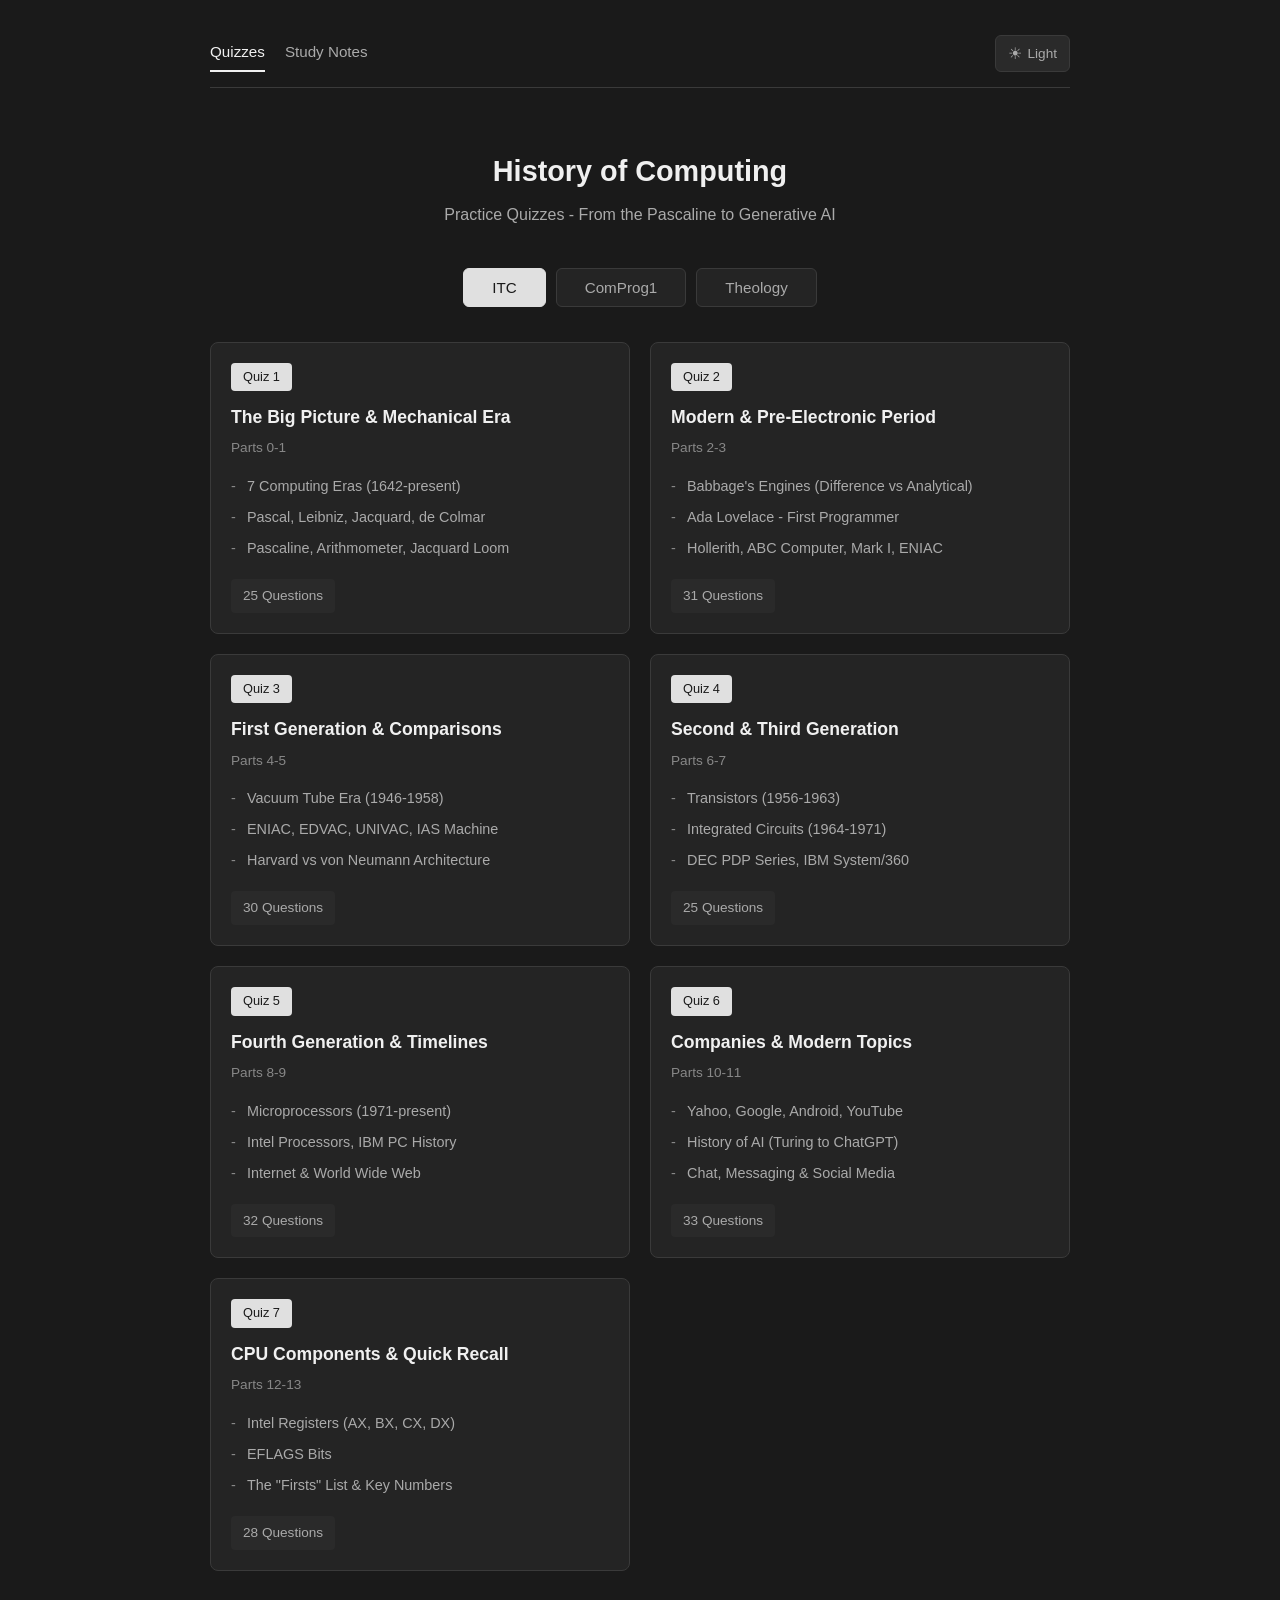
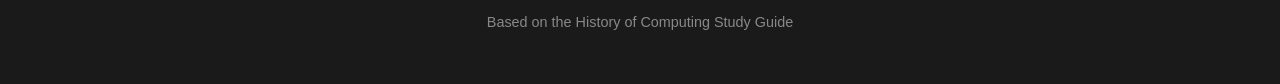
<file: index.html>
<!DOCTYPE html>
<html lang="en">
<head>
    <meta charset="UTF-8">
    <meta name="viewport" content="width=device-width, initial-scale=1.0">
    <title>History of Computing - Practice Quizzes</title>
    <link rel="stylesheet" href="css/style.css">
</head>
<body>
    <div class="container">
        <nav class="nav">
            <a href="index.html" class="active">Quizzes</a>
            <a href="notes.html">Study Notes</a>
            <button class="theme-toggle" id="theme-toggle">
                <span class="icon">☾</span>
                <span class="text">Dark</span>
            </button>
        </nav>

        <header>
            <h1 id="page-title">History of Computing</h1>
            <p class="subtitle" id="page-subtitle">Practice Quizzes - From the Pascaline to Generative AI</p>
        </header>

        <!-- Subject Tabs -->
        <div class="subject-tabs">
            <button class="tab-btn active" onclick="switchSubject('itc')" id="tab-itc">ITC</button>
            <button class="tab-btn" onclick="switchSubject('comprog1')" id="tab-comprog1">ComProg1</button>
            <button class="tab-btn" onclick="switchSubject('theology')" id="tab-theology">Theology</button>
        </div>

        <!-- ITC Quizzes -->
        <main class="quiz-grid" id="itc-quizzes">
            <div class="quiz-card" onclick="startQuiz(1)">
                <div class="quiz-number">Quiz 1</div>
                <h2>The Big Picture & Mechanical Era</h2>
                <p class="quiz-parts">Parts 0-1</p>
                <ul class="quiz-topics">
                    <li>7 Computing Eras (1642-present)</li>
                    <li>Pascal, Leibniz, Jacquard, de Colmar</li>
                    <li>Pascaline, Arithmometer, Jacquard Loom</li>
                </ul>
                <span class="quiz-count">25 Questions</span>
            </div>

            <div class="quiz-card" onclick="startQuiz(2)">
                <div class="quiz-number">Quiz 2</div>
                <h2>Modern & Pre-Electronic Period</h2>
                <p class="quiz-parts">Parts 2-3</p>
                <ul class="quiz-topics">
                    <li>Babbage's Engines (Difference vs Analytical)</li>
                    <li>Ada Lovelace - First Programmer</li>
                    <li>Hollerith, ABC Computer, Mark I, ENIAC</li>
                </ul>
                <span class="quiz-count">31 Questions</span>
            </div>

            <div class="quiz-card" onclick="startQuiz(3)">
                <div class="quiz-number">Quiz 3</div>
                <h2>First Generation & Comparisons</h2>
                <p class="quiz-parts">Parts 4-5</p>
                <ul class="quiz-topics">
                    <li>Vacuum Tube Era (1946-1958)</li>
                    <li>ENIAC, EDVAC, UNIVAC, IAS Machine</li>
                    <li>Harvard vs von Neumann Architecture</li>
                </ul>
                <span class="quiz-count">30 Questions</span>
            </div>

            <div class="quiz-card" onclick="startQuiz(4)">
                <div class="quiz-number">Quiz 4</div>
                <h2>Second & Third Generation</h2>
                <p class="quiz-parts">Parts 6-7</p>
                <ul class="quiz-topics">
                    <li>Transistors (1956-1963)</li>
                    <li>Integrated Circuits (1964-1971)</li>
                    <li>DEC PDP Series, IBM System/360</li>
                </ul>
                <span class="quiz-count">25 Questions</span>
            </div>

            <div class="quiz-card" onclick="startQuiz(5)">
                <div class="quiz-number">Quiz 5</div>
                <h2>Fourth Generation & Timelines</h2>
                <p class="quiz-parts">Parts 8-9</p>
                <ul class="quiz-topics">
                    <li>Microprocessors (1971-present)</li>
                    <li>Intel Processors, IBM PC History</li>
                    <li>Internet & World Wide Web</li>
                </ul>
                <span class="quiz-count">32 Questions</span>
            </div>

            <div class="quiz-card" onclick="startQuiz(6)">
                <div class="quiz-number">Quiz 6</div>
                <h2>Companies & Modern Topics</h2>
                <p class="quiz-parts">Parts 10-11</p>
                <ul class="quiz-topics">
                    <li>Yahoo, Google, Android, YouTube</li>
                    <li>History of AI (Turing to ChatGPT)</li>
                    <li>Chat, Messaging & Social Media</li>
                </ul>
                <span class="quiz-count">33 Questions</span>
            </div>

            <div class="quiz-card" onclick="startQuiz(7)">
                <div class="quiz-number">Quiz 7</div>
                <h2>CPU Components & Quick Recall</h2>
                <p class="quiz-parts">Parts 12-13</p>
                <ul class="quiz-topics">
                    <li>Intel Registers (AX, BX, CX, DX)</li>
                    <li>EFLAGS Bits</li>
                    <li>The "Firsts" List & Key Numbers</li>
                </ul>
                <span class="quiz-count">28 Questions</span>
            </div>
        </main>

        <!-- ComProg1 Quizzes (Hidden by default) -->
        <main class="quiz-grid" id="comprog1-quizzes" style="display: none;">
            <h2 class="grid-section-header">Prelims</h2>

            <div class="quiz-card" onclick="startComprog1Quiz(3)">
                <div class="quiz-number">Week 1</div>
                <h2>Introduction to Computer Programming</h2>
                <p class="quiz-parts">Week 1</p>
                <ul class="quiz-topics">
                    <li>Language Levels & Paradigms</li>
                    <li>Program Structure & System Development</li>
                    <li>cout, Insertion Operator & Escape Sequences</li>
                </ul>
                <span class="quiz-count">40 Questions (20 MC + 20 ID)</span>
            </div>

            <div class="quiz-card" onclick="startComprog1Quiz(1)">
                <div class="quiz-number">Quiz 1</div>
                <h2>Variables, Operators & Functions</h2>
                <p class="quiz-parts">Weeks 2-3</p>
                <ul class="quiz-topics">
                    <li>Data Types, Variables, Constants</li>
                    <li>Arithmetic Operators & Precedence</li>
                    <li>Functions, Headers & String Class</li>
                </ul>
                <span class="quiz-count">40 Questions (20 MC + 20 ID)</span>
            </div>

            <div class="quiz-card" onclick="startComprog1Quiz(2)">
                <div class="quiz-number">Quiz 2</div>
                <h2>Variables, Operators & Functions</h2>
                <p class="quiz-parts">Weeks 2-3 (Set 2)</p>
                <ul class="quiz-topics">
                    <li>Data Types, Variables, Constants</li>
                    <li>Arithmetic Operators & Precedence</li>
                    <li>Functions, Headers & String Class</li>
                </ul>
                <span class="quiz-count">40 Questions (20 MC + 20 ID)</span>
            </div>

            <div class="quiz-card" onclick="startComprog1Quiz(4)">
                <div class="quiz-number">Week 4</div>
                <h2>Input and Output with Streams</h2>
                <p class="quiz-parts">Week 4</p>
                <ul class="quiz-topics">
                    <li>Streams: cin, cout, cerr, clog</li>
                    <li>Manipulators, setw, setprecision & setfill</li>
                    <li>Formatted Input, getline & Character I/O</li>
                </ul>
                <span class="quiz-count">40 Questions (20 MC + 20 ID)</span>
            </div>

            <div class="quiz-card" onclick="startComprog1Quiz(5)">
                <div class="quiz-number">Week 5</div>
                <h2>Operators for Fundamental Types</h2>
                <p class="quiz-parts">Week 5</p>
                <ul class="quiz-topics">
                    <li>Arithmetic, Precedence & Compound Assignment</li>
                    <li>Relational & Logical Operators</li>
                    <li>Prefix/Postfix Tracing Table</li>
                </ul>
                <span class="quiz-count">40 Questions (20 MC + 20 Tracing)</span>
            </div>

            <h2 class="grid-section-header">Midterms</h2>

            <div class="quiz-card" onclick="startComprog1Quiz(6)">
                <div class="quiz-number">Week 6</div>
                <h2>Control Flow 1: Selection</h2>
                <p class="quiz-parts">Week 6</p>
                <ul class="quiz-topics">
                    <li>Sequence, Selection &amp; Repetition</li>
                    <li>if, if-else &amp; else-if Chains</li>
                    <li>switch, case, break &amp; default</li>
                </ul>
                <span class="quiz-count">40 Questions (20 MC + 20 ID)</span>
            </div>

            <div class="quiz-card" onclick="startComprog1Quiz(7)">
                <div class="quiz-number">Week 7</div>
                <h2>Control Flow 2: Repetition</h2>
                <p class="quiz-parts">Week 7</p>
                <ul class="quiz-topics">
                    <li>while, do-while &amp; for Loops</li>
                    <li>Choosing the Right Loop</li>
                    <li>break, continue &amp; Loop Tracing</li>
                </ul>
                <span class="quiz-count">40 Questions (20 MC + 20 ID)</span>
            </div>

            <div class="quiz-card" onclick="startComprog1Quiz(8)">
                <div class="quiz-number">Week 8</div>
                <h2>Nested Loops</h2>
                <p class="quiz-parts">Week 8</p>
                <ul class="quiz-topics">
                    <li>Nested Loops, Tracing &amp; Total Work</li>
                    <li>Rectangles, Triangles &amp; Multiplication Tables</li>
                    <li>break, continue &amp; Counter Errors</li>
                </ul>
                <span class="quiz-count">40 Questions (20 MC + 10 ID + 10 T/F)</span>
            </div>

            <div class="quiz-card" onclick="startComprog1Quiz(9)">
                <div class="quiz-number">Week 9</div>
                <h2>Arithmetic Conversions &amp; the string Class</h2>
                <p class="quiz-parts">Week 9</p>
                <ul class="quiz-topics">
                    <li>Implicit Conversion, Integer Division &amp; Casting</li>
                    <li>The string Class, Indexing &amp; Concatenation</li>
                    <li>find, insert, erase &amp; replace</li>
                </ul>
                <span class="quiz-count">40 Questions (20 MC + 10 ID + 10 T/F)</span>
            </div>

            <div class="quiz-card" onclick="startComprog1Quiz(10)">
                <div class="quiz-number">Week 10</div>
                <h2>File Streams</h2>
                <p class="quiz-parts">Week 10</p>
                <ul class="quiz-topics">
                    <li>Writing Files with ofstream &amp; ios::app</li>
                    <li>Reading Files with ifstream &amp; getline</li>
                    <li>Read-Controlled Loops, Error Checks &amp; close()</li>
                </ul>
                <span class="quiz-count">40 Questions (20 MC + 10 ID + 10 T/F)</span>
            </div>

            <h2 class="grid-section-header">Finals</h2>

            <div class="quiz-card" onclick="startComprog1Quiz(11)">
                <div class="quiz-number">Week 11</div>
                <h2>Using Functions and Classes</h2>
                <p class="quiz-parts">Week 11</p>
                <ul class="quiz-topics">
                    <li>Function Calls, Arguments &amp; Return Values</li>
                    <li>Standard Headers &amp; Math Functions</li>
                    <li>Classes, Objects &amp; Method Calls</li>
                </ul>
                <span class="quiz-count">40 Questions (20 MC + 10 ID + 10 T/F)</span>
            </div>

            <div class="quiz-card" onclick="startComprog1Quiz(12)">
                <div class="quiz-number">Week 12</div>
                <h2>User-Defined Functions</h2>
                <p class="quiz-parts">Week 12</p>
                <ul class="quiz-topics">
                    <li>Declaring, Defining &amp; Calling Functions</li>
                    <li>void vs Value-Returning Functions</li>
                    <li>Parameters, Scope &amp; Pass-by-Reference</li>
                </ul>
                <span class="quiz-count">40 Questions (20 MC + 10 ID + 10 T/F)</span>
            </div>

            <div class="quiz-card" onclick="startComprog1Quiz(13)">
                <div class="quiz-number">Week 13</div>
                <h2>One-Dimensional Arrays</h2>
                <p class="quiz-parts">Week 13</p>
                <ul class="quiz-topics">
                    <li>Declaration, Initialization &amp; Zero-Based Indexing</li>
                    <li>Traversal with for &amp; while Loops</li>
                    <li>Sum, Min/Max, Counting &amp; Linear Search</li>
                </ul>
                <span class="quiz-count">40 Questions (20 MC + 10 ID + 10 T/F)</span>
            </div>

            <div class="quiz-card" onclick="startComprog1Quiz(14)">
                <div class="quiz-number">Week 14</div>
                <h2>Two-Dimensional Arrays</h2>
                <p class="quiz-parts">Week 14</p>
                <ul class="quiz-topics">
                    <li>Rows, Columns &amp; Two-Index Access</li>
                    <li>Nested Loops for Input &amp; Display</li>
                    <li>Row/Column Totals, Diagonal &amp; Transpose</li>
                </ul>
                <span class="quiz-count">40 Questions (20 MC + 10 ID + 10 T/F)</span>
            </div>
        </main>

        <!-- Theology Quizzes -->
        <main class="quiz-grid" id="theology-quizzes" style="display: none;">
            <div class="quiz-card" onclick="startTheologyQuiz(1)">
                <div class="quiz-number">Chapter 1</div>
                <h2>Revelation in Creation</h2>
                <p class="quiz-parts">Genesis 1-2.3 &amp; the Enuma Elish</p>
                <ul class="quiz-topics">
                    <li>Six Days of Creation &amp; the Parallel Structure</li>
                    <li>The Babylonian Creation Epic</li>
                    <li>Image &amp; Likeness, Man as God's Steward</li>
                </ul>
                <span class="quiz-count">30 Questions (True or False)</span>
            </div>

            <div class="quiz-card" onclick="startTheologyQuiz(2)">
                <div class="quiz-number">Chapter 2</div>
                <h2>Sin and Grace</h2>
                <p class="quiz-parts">Genesis 2.4b-3.19</p>
                <ul class="quiz-topics">
                    <li>The Three Trees, Merism &amp; Discernment</li>
                    <li>Sin, Its Consequences &amp; Scapegoating</li>
                    <li>Original Sin &amp; the Grace of Forgiveness</li>
                </ul>
                <span class="quiz-count">30 Questions (True or False)</span>
            </div>

            <div class="quiz-card" onclick="startTheologyQuiz(3)">
                <div class="quiz-number">Chapter 3</div>
                <h2>Passion, Death and Resurrection</h2>
                <p class="quiz-parts">The Paschal Mystery</p>
                <ul class="quiz-topics">
                    <li>Allegations Against Jesus &amp; Pilate's Sentence</li>
                    <li>Atonement &amp; the Suffering Servant Messiah</li>
                    <li>The Resurrection: Objections &amp; Affirmations</li>
                </ul>
                <span class="quiz-count">30 Questions (True or False)</span>
            </div>
        </main>

        <footer>
            <p>Based on the History of Computing Study Guide</p>
        </footer>
    </div>

    <script src="js/theme.js"></script>
    <script>
        function startQuiz(quizNumber) {
            window.location.href = `quiz.html?subject=itc&quiz=${quizNumber}`;
        }

        function startComprog1Quiz(quizNumber) {
            window.location.href = `quiz.html?subject=comprog1&quiz=${quizNumber}`;
        }

        function startTheologyQuiz(quizNumber) {
            window.location.href = `quiz.html?subject=theology&quiz=${quizNumber}`;
        }

        function switchSubject(subject) {
            const itcQuizzes = document.getElementById('itc-quizzes');
            const comprog1Quizzes = document.getElementById('comprog1-quizzes');
            const theologyQuizzes = document.getElementById('theology-quizzes');
            const tabItc = document.getElementById('tab-itc');
            const tabComprog1 = document.getElementById('tab-comprog1');
            const tabTheology = document.getElementById('tab-theology');
            const pageTitle = document.getElementById('page-title');
            const pageSubtitle = document.getElementById('page-subtitle');

            itcQuizzes.style.display = 'none';
            comprog1Quizzes.style.display = 'none';
            theologyQuizzes.style.display = 'none';
            tabItc.classList.remove('active');
            tabComprog1.classList.remove('active');
            tabTheology.classList.remove('active');

            if (subject === 'theology') {
                theologyQuizzes.style.display = 'grid';
                tabTheology.classList.add('active');
                pageTitle.textContent = 'Essentials of Catholic Faith and Life';
                pageSubtitle.textContent = 'Practice Quizzes - Creation, Sin and Grace, and the Paschal Mystery';
            } else if (subject === 'itc') {
                itcQuizzes.style.display = 'grid';
                tabItc.classList.add('active');
                pageTitle.textContent = 'History of Computing';
                pageSubtitle.textContent = 'Practice Quizzes - From the Pascaline to Generative AI';
            } else {
                comprog1Quizzes.style.display = 'grid';
                tabComprog1.classList.add('active');
                pageTitle.textContent = 'Computer Programming 1';
                pageSubtitle.textContent = 'Practice Quizzes - C++ Fundamentals';
            }
        }

        // Open the tab the visitor came back from, e.g. index.html?subject=comprog1
        document.addEventListener('DOMContentLoaded', function() {
            const subject = new URLSearchParams(window.location.search).get('subject');
            if (subject === 'comprog1' || subject === 'theology') {
                switchSubject(subject);
            }
        });
    </script>
</body>
</html>
</file>
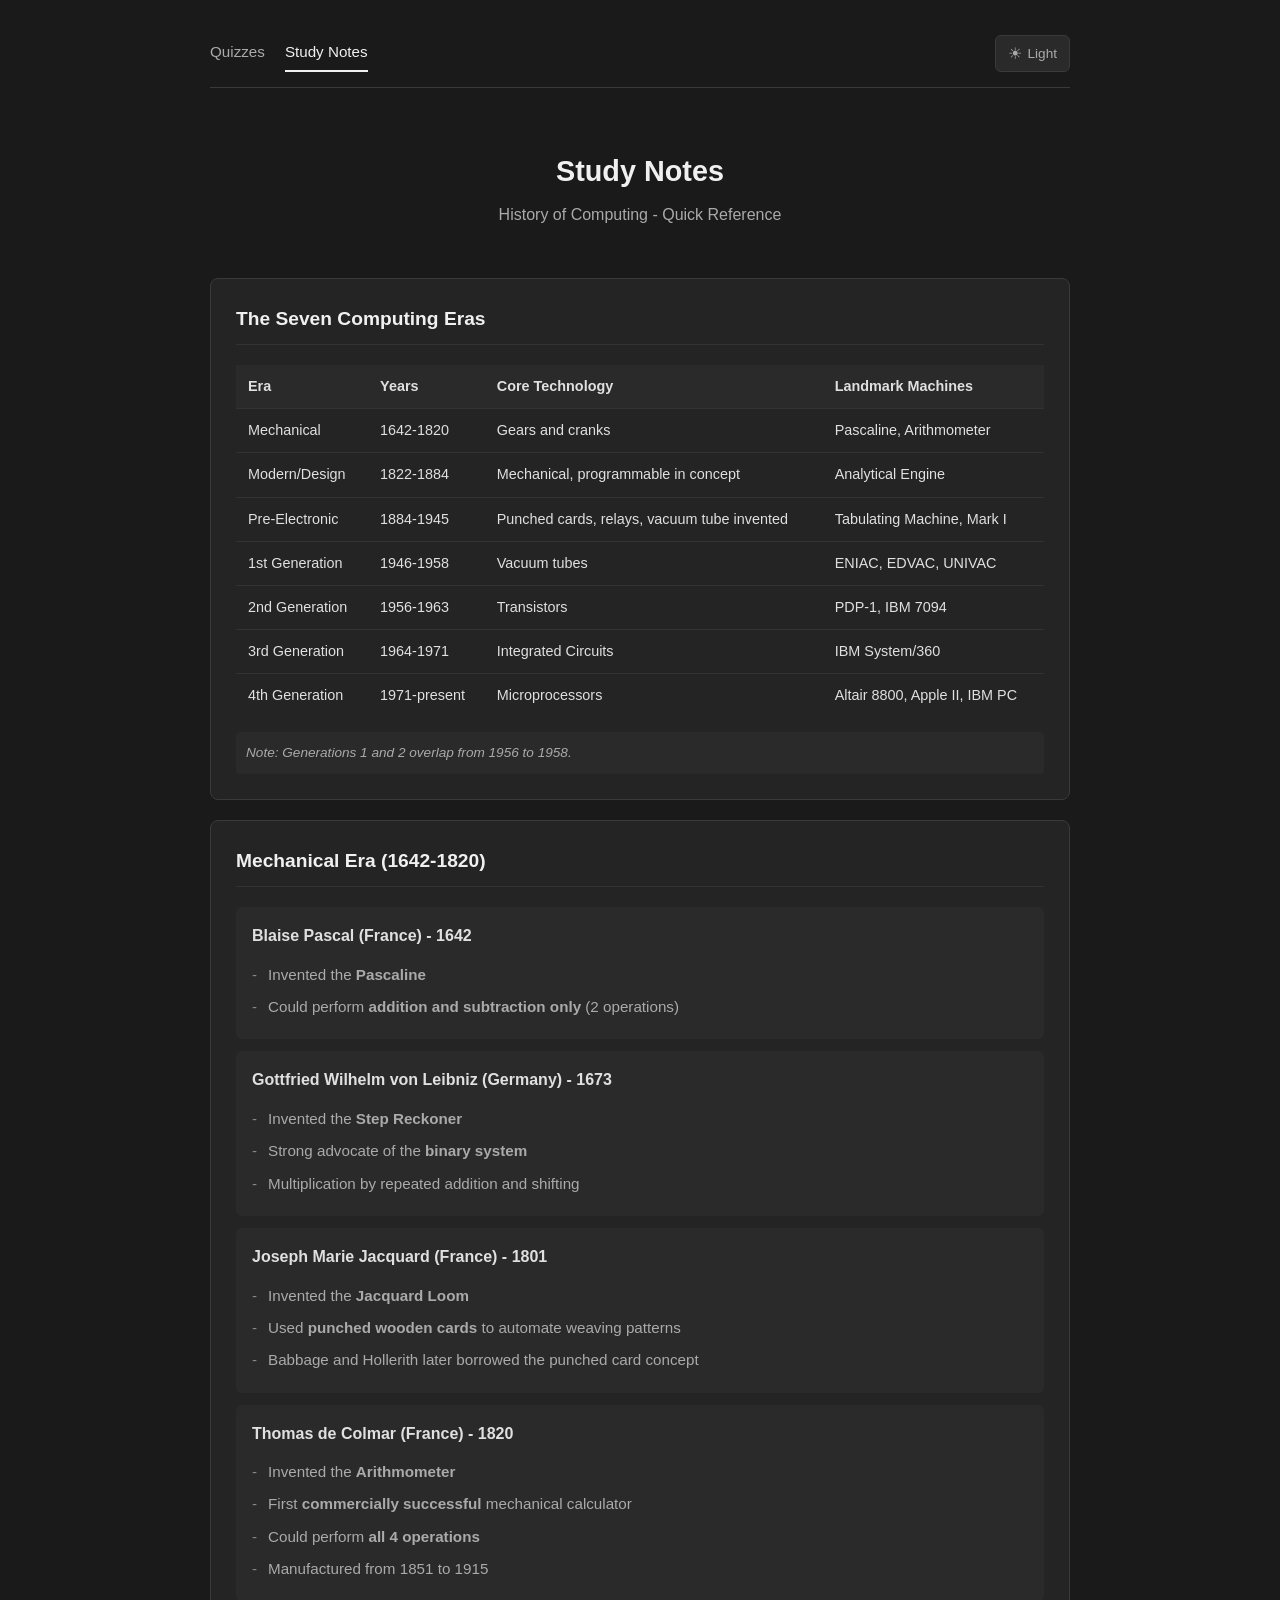
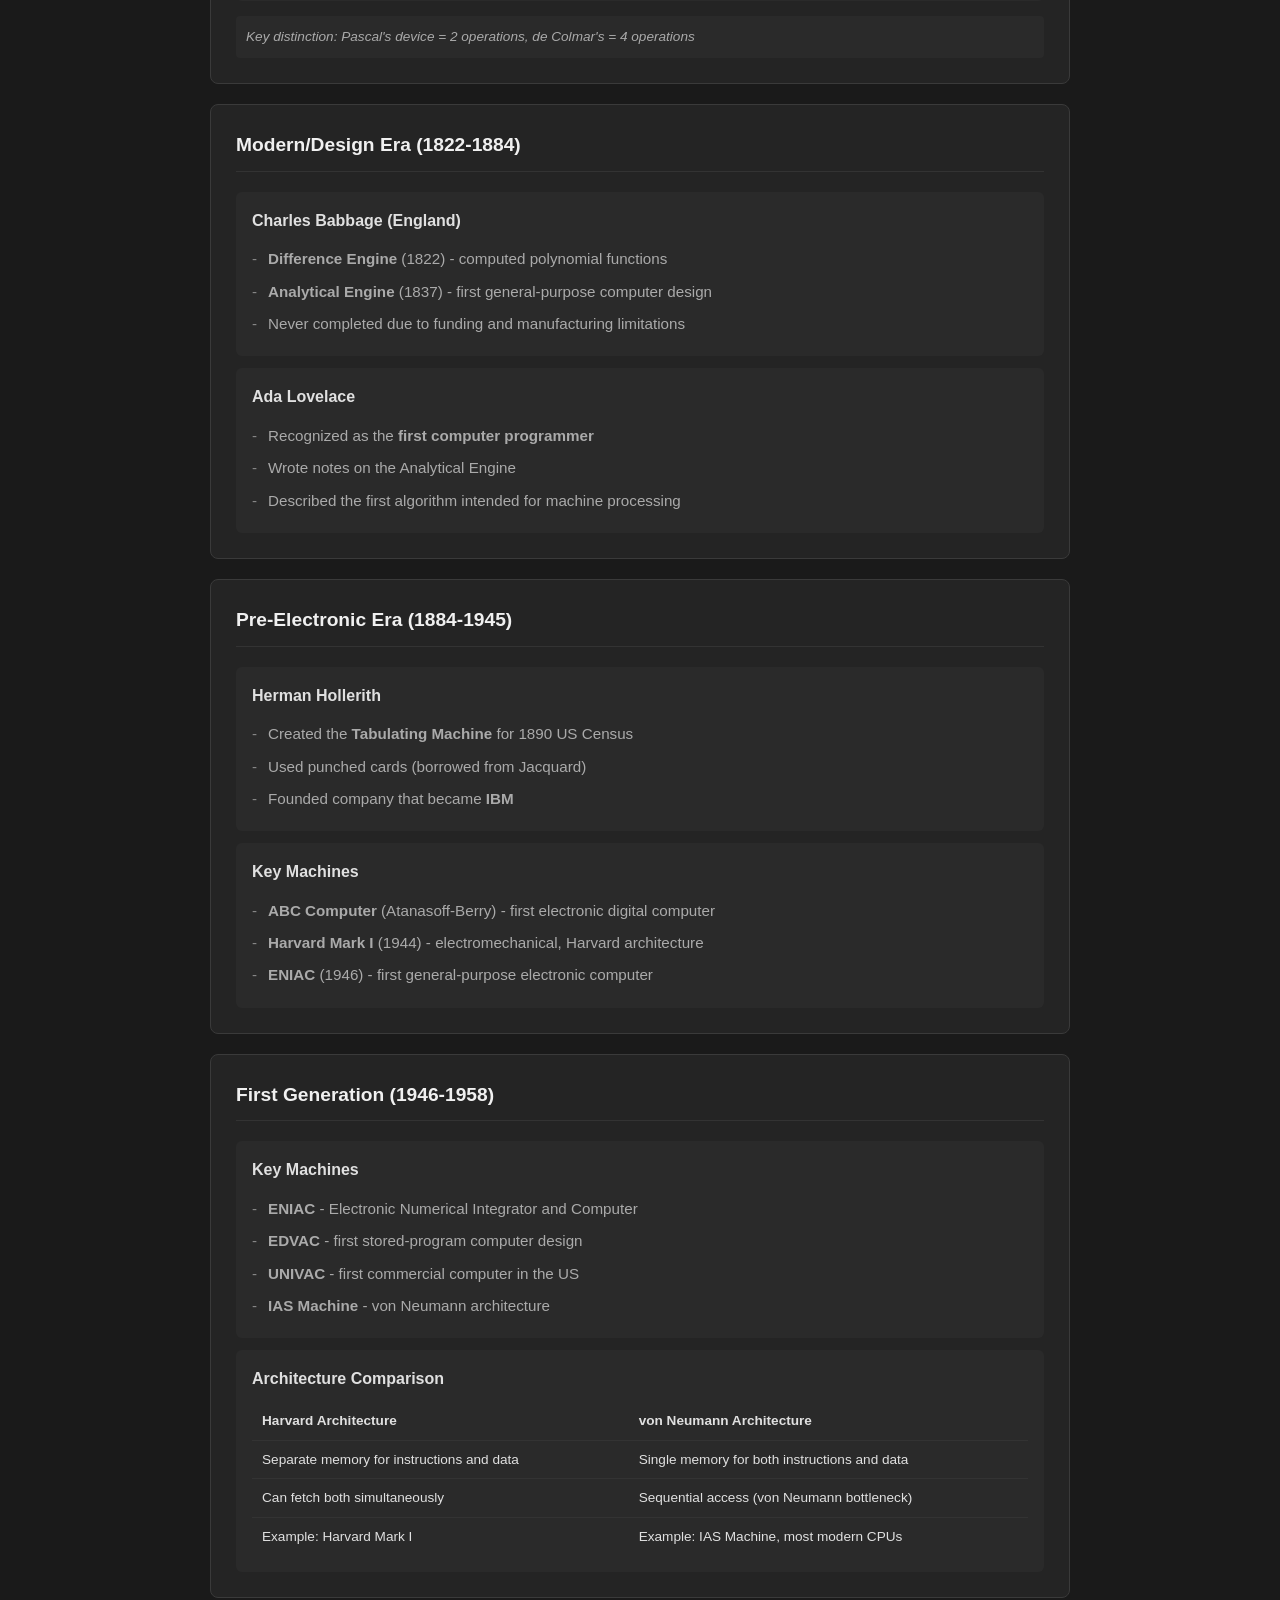
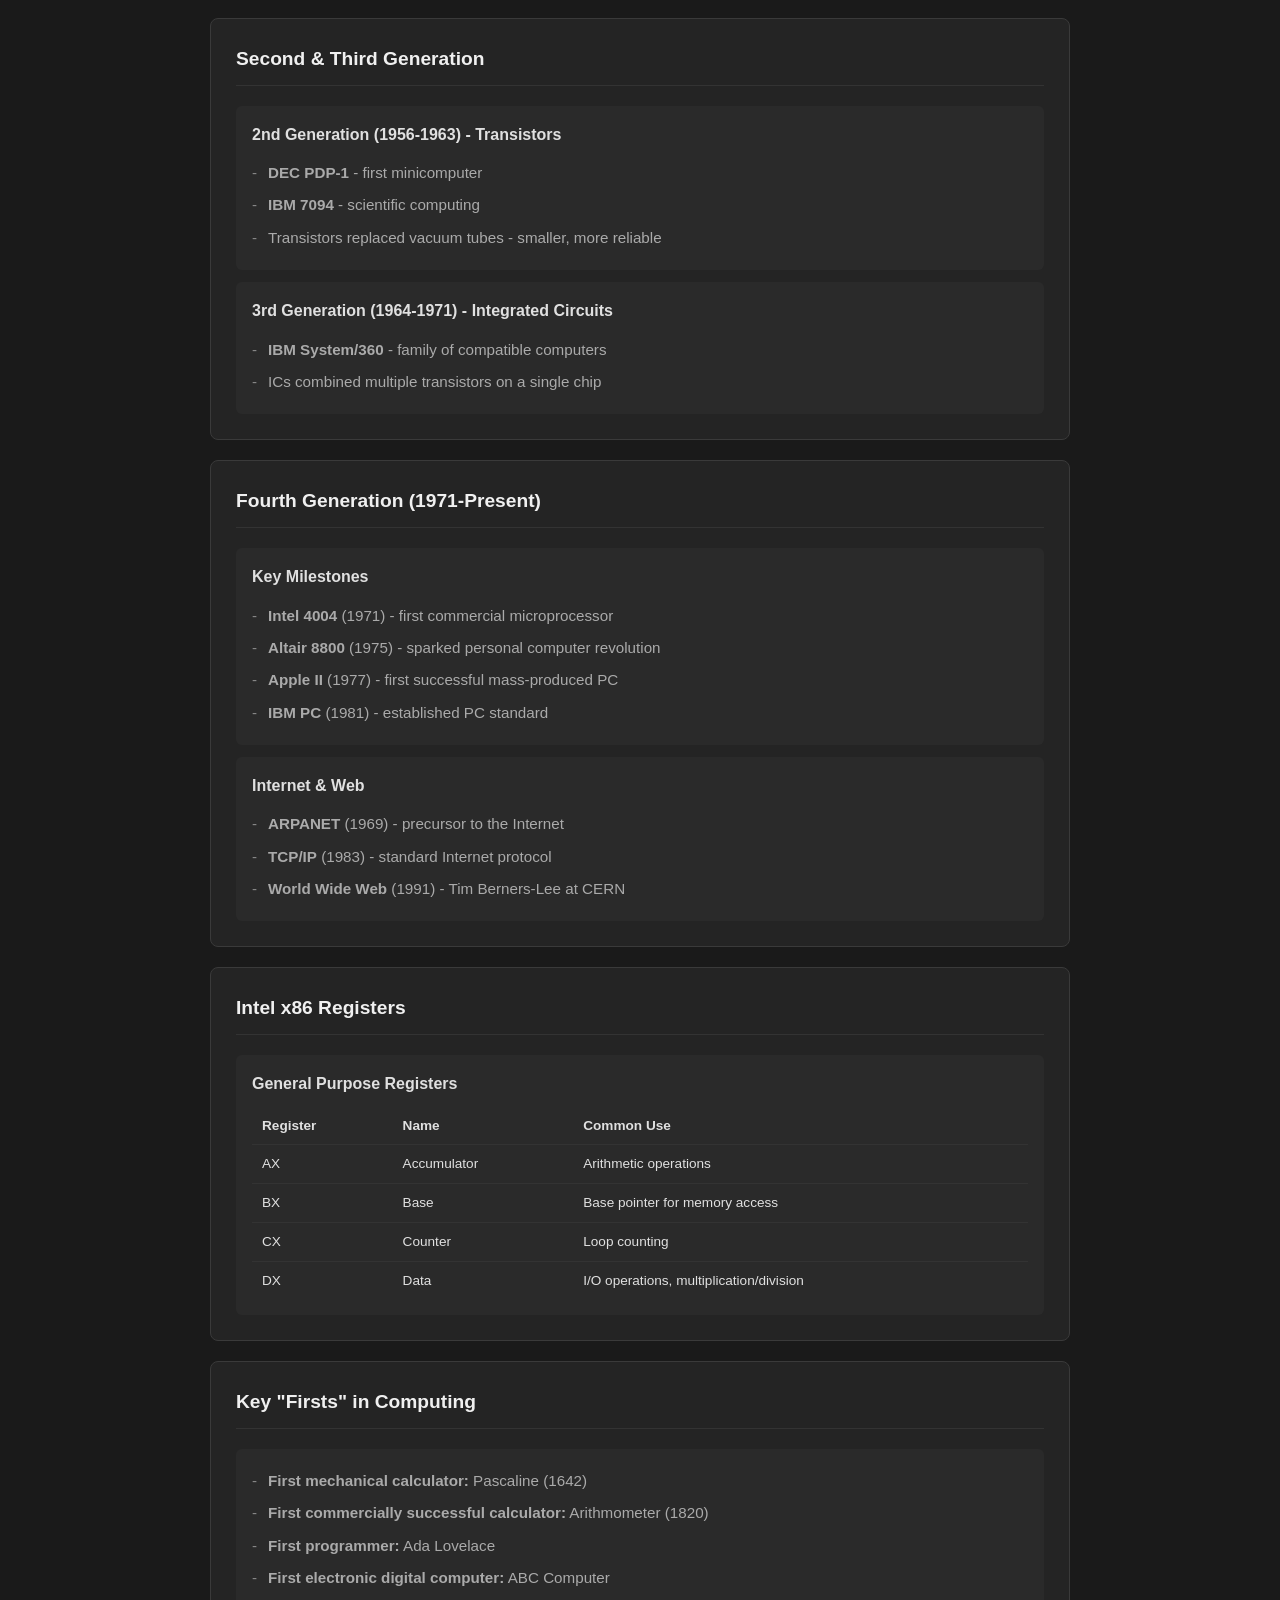
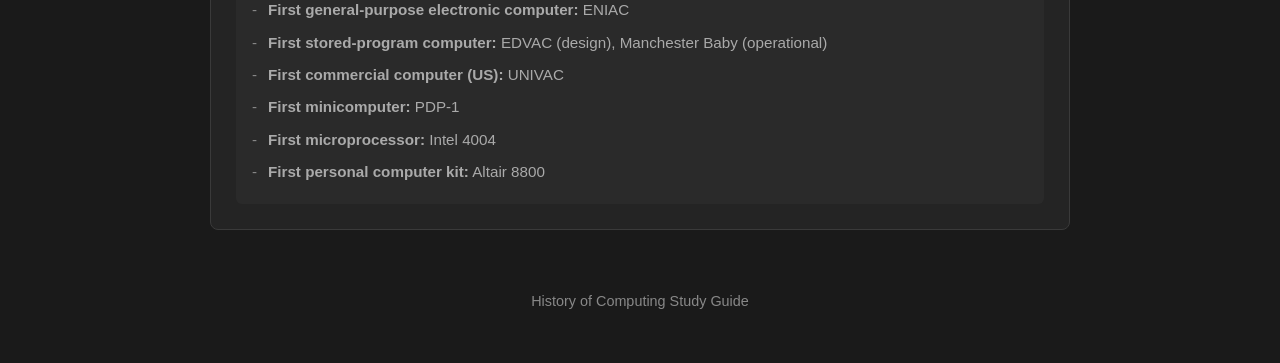
<file: notes.html>
<!DOCTYPE html>
<html lang="en">
<head>
    <meta charset="UTF-8">
    <meta name="viewport" content="width=device-width, initial-scale=1.0">
    <title>Study Notes - History of Computing</title>
    <link rel="stylesheet" href="css/style.css">
</head>
<body>
    <div class="container">
        <nav class="nav">
            <a href="index.html">Quizzes</a>
            <a href="notes.html" class="active">Study Notes</a>
            <button class="theme-toggle" id="theme-toggle">
                <span class="icon">☾</span>
                <span class="text">Dark</span>
            </button>
        </nav>

        <header>
            <h1>Study Notes</h1>
            <p class="subtitle">History of Computing - Quick Reference</p>
        </header>

        <main class="notes-container">
            <!-- Section 1: Computing Eras -->
            <section class="note-section">
                <h2>The Seven Computing Eras</h2>
                <table class="notes-table">
                    <thead>
                        <tr>
                            <th>Era</th>
                            <th>Years</th>
                            <th>Core Technology</th>
                            <th>Landmark Machines</th>
                        </tr>
                    </thead>
                    <tbody>
                        <tr>
                            <td>Mechanical</td>
                            <td>1642-1820</td>
                            <td>Gears and cranks</td>
                            <td>Pascaline, Arithmometer</td>
                        </tr>
                        <tr>
                            <td>Modern/Design</td>
                            <td>1822-1884</td>
                            <td>Mechanical, programmable in concept</td>
                            <td>Analytical Engine</td>
                        </tr>
                        <tr>
                            <td>Pre-Electronic</td>
                            <td>1884-1945</td>
                            <td>Punched cards, relays, vacuum tube invented</td>
                            <td>Tabulating Machine, Mark I</td>
                        </tr>
                        <tr>
                            <td>1st Generation</td>
                            <td>1946-1958</td>
                            <td>Vacuum tubes</td>
                            <td>ENIAC, EDVAC, UNIVAC</td>
                        </tr>
                        <tr>
                            <td>2nd Generation</td>
                            <td>1956-1963</td>
                            <td>Transistors</td>
                            <td>PDP-1, IBM 7094</td>
                        </tr>
                        <tr>
                            <td>3rd Generation</td>
                            <td>1964-1971</td>
                            <td>Integrated Circuits</td>
                            <td>IBM System/360</td>
                        </tr>
                        <tr>
                            <td>4th Generation</td>
                            <td>1971-present</td>
                            <td>Microprocessors</td>
                            <td>Altair 8800, Apple II, IBM PC</td>
                        </tr>
                    </tbody>
                </table>
                <p class="note-tip">Note: Generations 1 and 2 overlap from 1956 to 1958.</p>
            </section>

            <!-- Section 2: Mechanical Era Inventors -->
            <section class="note-section">
                <h2>Mechanical Era (1642-1820)</h2>

                <div class="note-card">
                    <h3>Blaise Pascal (France) - 1642</h3>
                    <ul>
                        <li>Invented the <strong>Pascaline</strong></li>
                        <li>Could perform <strong>addition and subtraction only</strong> (2 operations)</li>
                    </ul>
                </div>

                <div class="note-card">
                    <h3>Gottfried Wilhelm von Leibniz (Germany) - 1673</h3>
                    <ul>
                        <li>Invented the <strong>Step Reckoner</strong></li>
                        <li>Strong advocate of the <strong>binary system</strong></li>
                        <li>Multiplication by repeated addition and shifting</li>
                    </ul>
                </div>

                <div class="note-card">
                    <h3>Joseph Marie Jacquard (France) - 1801</h3>
                    <ul>
                        <li>Invented the <strong>Jacquard Loom</strong></li>
                        <li>Used <strong>punched wooden cards</strong> to automate weaving patterns</li>
                        <li>Babbage and Hollerith later borrowed the punched card concept</li>
                    </ul>
                </div>

                <div class="note-card">
                    <h3>Thomas de Colmar (France) - 1820</h3>
                    <ul>
                        <li>Invented the <strong>Arithmometer</strong></li>
                        <li>First <strong>commercially successful</strong> mechanical calculator</li>
                        <li>Could perform <strong>all 4 operations</strong></li>
                        <li>Manufactured from 1851 to 1915</li>
                    </ul>
                </div>

                <p class="note-tip">Key distinction: Pascal's device = 2 operations, de Colmar's = 4 operations</p>
            </section>

            <!-- Section 3: Modern/Design Era -->
            <section class="note-section">
                <h2>Modern/Design Era (1822-1884)</h2>

                <div class="note-card">
                    <h3>Charles Babbage (England)</h3>
                    <ul>
                        <li><strong>Difference Engine</strong> (1822) - computed polynomial functions</li>
                        <li><strong>Analytical Engine</strong> (1837) - first general-purpose computer design</li>
                        <li>Never completed due to funding and manufacturing limitations</li>
                    </ul>
                </div>

                <div class="note-card">
                    <h3>Ada Lovelace</h3>
                    <ul>
                        <li>Recognized as the <strong>first computer programmer</strong></li>
                        <li>Wrote notes on the Analytical Engine</li>
                        <li>Described the first algorithm intended for machine processing</li>
                    </ul>
                </div>
            </section>

            <!-- Section 4: Pre-Electronic Era -->
            <section class="note-section">
                <h2>Pre-Electronic Era (1884-1945)</h2>

                <div class="note-card">
                    <h3>Herman Hollerith</h3>
                    <ul>
                        <li>Created the <strong>Tabulating Machine</strong> for 1890 US Census</li>
                        <li>Used punched cards (borrowed from Jacquard)</li>
                        <li>Founded company that became <strong>IBM</strong></li>
                    </ul>
                </div>

                <div class="note-card">
                    <h3>Key Machines</h3>
                    <ul>
                        <li><strong>ABC Computer</strong> (Atanasoff-Berry) - first electronic digital computer</li>
                        <li><strong>Harvard Mark I</strong> (1944) - electromechanical, Harvard architecture</li>
                        <li><strong>ENIAC</strong> (1946) - first general-purpose electronic computer</li>
                    </ul>
                </div>
            </section>

            <!-- Section 5: First Generation -->
            <section class="note-section">
                <h2>First Generation (1946-1958)</h2>

                <div class="note-card">
                    <h3>Key Machines</h3>
                    <ul>
                        <li><strong>ENIAC</strong> - Electronic Numerical Integrator and Computer</li>
                        <li><strong>EDVAC</strong> - first stored-program computer design</li>
                        <li><strong>UNIVAC</strong> - first commercial computer in the US</li>
                        <li><strong>IAS Machine</strong> - von Neumann architecture</li>
                    </ul>
                </div>

                <div class="note-card">
                    <h3>Architecture Comparison</h3>
                    <table class="notes-table compact">
                        <thead>
                            <tr>
                                <th>Harvard Architecture</th>
                                <th>von Neumann Architecture</th>
                            </tr>
                        </thead>
                        <tbody>
                            <tr>
                                <td>Separate memory for instructions and data</td>
                                <td>Single memory for both instructions and data</td>
                            </tr>
                            <tr>
                                <td>Can fetch both simultaneously</td>
                                <td>Sequential access (von Neumann bottleneck)</td>
                            </tr>
                            <tr>
                                <td>Example: Harvard Mark I</td>
                                <td>Example: IAS Machine, most modern CPUs</td>
                            </tr>
                        </tbody>
                    </table>
                </div>
            </section>

            <!-- Section 6: Later Generations -->
            <section class="note-section">
                <h2>Second & Third Generation</h2>

                <div class="note-card">
                    <h3>2nd Generation (1956-1963) - Transistors</h3>
                    <ul>
                        <li><strong>DEC PDP-1</strong> - first minicomputer</li>
                        <li><strong>IBM 7094</strong> - scientific computing</li>
                        <li>Transistors replaced vacuum tubes - smaller, more reliable</li>
                    </ul>
                </div>

                <div class="note-card">
                    <h3>3rd Generation (1964-1971) - Integrated Circuits</h3>
                    <ul>
                        <li><strong>IBM System/360</strong> - family of compatible computers</li>
                        <li>ICs combined multiple transistors on a single chip</li>
                    </ul>
                </div>
            </section>

            <!-- Section 7: Fourth Generation -->
            <section class="note-section">
                <h2>Fourth Generation (1971-Present)</h2>

                <div class="note-card">
                    <h3>Key Milestones</h3>
                    <ul>
                        <li><strong>Intel 4004</strong> (1971) - first commercial microprocessor</li>
                        <li><strong>Altair 8800</strong> (1975) - sparked personal computer revolution</li>
                        <li><strong>Apple II</strong> (1977) - first successful mass-produced PC</li>
                        <li><strong>IBM PC</strong> (1981) - established PC standard</li>
                    </ul>
                </div>

                <div class="note-card">
                    <h3>Internet & Web</h3>
                    <ul>
                        <li><strong>ARPANET</strong> (1969) - precursor to the Internet</li>
                        <li><strong>TCP/IP</strong> (1983) - standard Internet protocol</li>
                        <li><strong>World Wide Web</strong> (1991) - Tim Berners-Lee at CERN</li>
                    </ul>
                </div>
            </section>

            <!-- Section 8: Intel Registers -->
            <section class="note-section">
                <h2>Intel x86 Registers</h2>

                <div class="note-card">
                    <h3>General Purpose Registers</h3>
                    <table class="notes-table compact">
                        <thead>
                            <tr>
                                <th>Register</th>
                                <th>Name</th>
                                <th>Common Use</th>
                            </tr>
                        </thead>
                        <tbody>
                            <tr>
                                <td>AX</td>
                                <td>Accumulator</td>
                                <td>Arithmetic operations</td>
                            </tr>
                            <tr>
                                <td>BX</td>
                                <td>Base</td>
                                <td>Base pointer for memory access</td>
                            </tr>
                            <tr>
                                <td>CX</td>
                                <td>Counter</td>
                                <td>Loop counting</td>
                            </tr>
                            <tr>
                                <td>DX</td>
                                <td>Data</td>
                                <td>I/O operations, multiplication/division</td>
                            </tr>
                        </tbody>
                    </table>
                </div>
            </section>

            <!-- Section 9: Key "Firsts" -->
            <section class="note-section">
                <h2>Key "Firsts" in Computing</h2>

                <div class="note-card">
                    <ul>
                        <li><strong>First mechanical calculator:</strong> Pascaline (1642)</li>
                        <li><strong>First commercially successful calculator:</strong> Arithmometer (1820)</li>
                        <li><strong>First programmer:</strong> Ada Lovelace</li>
                        <li><strong>First electronic digital computer:</strong> ABC Computer</li>
                        <li><strong>First general-purpose electronic computer:</strong> ENIAC</li>
                        <li><strong>First stored-program computer:</strong> EDVAC (design), Manchester Baby (operational)</li>
                        <li><strong>First commercial computer (US):</strong> UNIVAC</li>
                        <li><strong>First minicomputer:</strong> PDP-1</li>
                        <li><strong>First microprocessor:</strong> Intel 4004</li>
                        <li><strong>First personal computer kit:</strong> Altair 8800</li>
                    </ul>
                </div>
            </section>
        </main>

        <footer>
            <p>History of Computing Study Guide</p>
        </footer>
    </div>
    <script src="js/theme.js"></script>
</body>
</html>
</file>
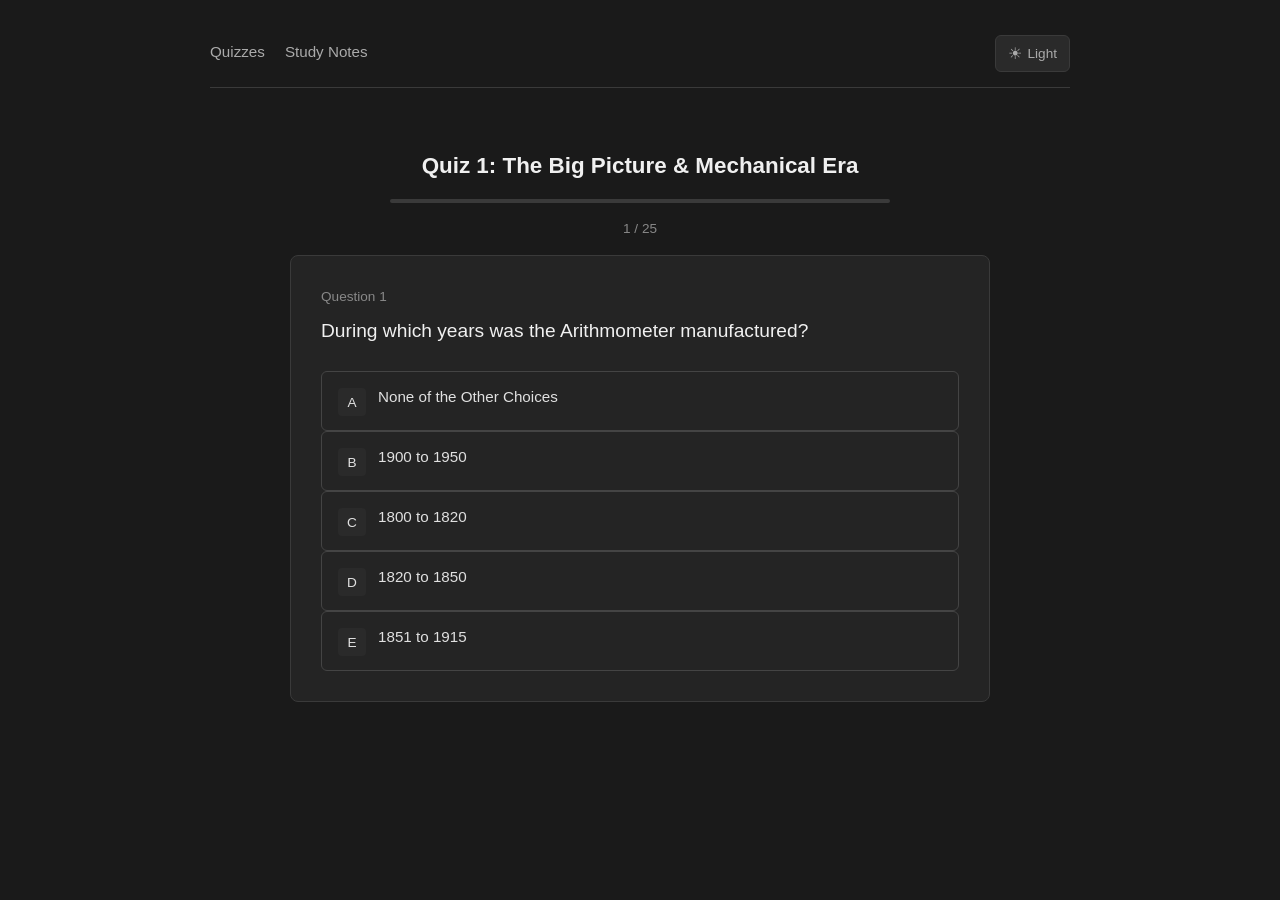
<file: quiz.html>
<!DOCTYPE html>
<html lang="en">
<head>
    <meta charset="UTF-8">
    <meta name="viewport" content="width=device-width, initial-scale=1.0">
    <title>Quiz - History of Computing</title>
    <link rel="stylesheet" href="css/style.css">
</head>
<body>
    <div class="container">
        <nav class="nav">
            <a href="index.html" id="home-link">Quizzes</a>
            <a href="notes.html">Study Notes</a>
            <button class="theme-toggle" id="theme-toggle">
                <span class="icon">☾</span>
                <span class="text">Dark</span>
            </button>
        </nav>

        <header class="quiz-header">
            <h1 id="quiz-title">Loading Quiz...</h1>
            <div class="progress-container">
                <div class="progress-bar" id="progress-bar"></div>
            </div>
            <div class="progress-text">
                <span id="current-question">0</span> / <span id="total-questions">0</span>
            </div>

            <!-- One chip per test part, so the taker can move between them.
                 Rendered by renderPartTabs(); stays hidden for quizzes that
                 only have one part. Sits outside the screens below so it
                 survives every screen switch. -->
            <div class="test-tabs" id="part-tabs" role="group" aria-label="Test parts" style="display: none;"></div>
        </header>

        <main class="quiz-container">
            <!-- Question Screen -->
            <div id="question-screen" class="screen">
                <div class="question-card">
                    <div class="question-number" id="question-number">Question 1</div>
                    <h2 class="question-text" id="question-text">Loading question...</h2>

                    <div class="options-container" id="options-container">
                        <!-- Options will be inserted here -->
                    </div>

                    <!-- Identification Input (for Test 2) -->
                    <div class="identification-container" id="identification-container" style="display: none;">
                        <input type="text" id="answer-input" class="answer-input" placeholder="Type your answer..." autocomplete="off">
                        <button class="btn submit-btn" id="submit-btn" onclick="submitIdentificationAnswer()">Submit Answer</button>
                    </div>

                    <!-- Prefix/Postfix Tracing Table (for Test 2 of the Week 5 quiz) -->
                    <div class="trace-container" id="trace-container" style="display: none;">
                        <div class="trace-preamble" id="trace-preamble">Assume:  int x = 5;   int y = 0;</div>
                        <div class="trace-table-wrap">
                            <table class="trace-table">
                                <thead>
                                    <tr>
                                        <th class="col-code">Code to Evaluate</th>
                                        <th class="col-num">Initial x</th>
                                        <th class="col-num">Initial y</th>
                                        <th class="col-num">Final x</th>
                                        <th class="col-num">Final y</th>
                                    </tr>
                                </thead>
                                <tbody>
                                    <tr>
                                        <td class="trace-code" id="trace-code"></td>
                                        <td class="trace-given" id="trace-init-x"></td>
                                        <td class="trace-given" id="trace-init-y"></td>
                                        <td class="trace-cell">
                                            <input type="text" inputmode="numeric" id="trace-final-x"
                                                   class="trace-input" aria-label="Final value of x" autocomplete="off">
                                        </td>
                                        <td class="trace-cell">
                                            <input type="text" inputmode="numeric" id="trace-final-y"
                                                   class="trace-input" aria-label="Final value of y" autocomplete="off">
                                        </td>
                                    </tr>
                                </tbody>
                            </table>
                        </div>
                        <button class="btn submit-btn" id="trace-submit-btn" onclick="submitTraceAnswer()">Submit Answer</button>
                    </div>

                    <div class="feedback" id="feedback"></div>

                    <button class="btn next-btn" id="next-btn" onclick="nextQuestion()" style="display: none;">
                        Next Question &rarr;
                    </button>
                </div>
            </div>

            <!-- Test Transition Screen (ComProg1: shown between two tests) -->
            <div id="test-transition-screen" class="screen" style="display: none;">
                <div class="results-card">
                    <h2 id="transition-heading">Test 1 Complete!</h2>
                    <div class="score-circle">
                        <span class="score-number" id="test1-score">0</span>
                        <span class="score-label">out of <span id="test1-max">20</span></span>
                    </div>
                    <p class="score-percentage" id="test1-percentage">0%</p>
                    <p class="transition-message">Ready for Test 2: Identification</p>
                    <p class="transition-info" id="test2-info">20 questions - Type your answers</p>
                    <div class="results-actions">
                        <button class="btn primary-btn" id="start-next-test-btn" onclick="startNextTest()">Start Test 2</button>
                    </div>
                </div>
            </div>

            <!-- Results Screen -->
            <div id="results-screen" class="screen" style="display: none;">
                <div class="results-card">
                    <h2>Quiz Complete!</h2>
                    <div class="score-circle">
                        <span class="score-number" id="final-score">0</span>
                        <span class="score-label">out of <span id="max-score">0</span></span>
                    </div>
                    <p class="score-percentage" id="score-percentage">0%</p>
                    <p class="score-message" id="score-message"></p>

                    <div class="results-actions">
                        <button class="btn primary-btn" onclick="reviewAnswers()">Review Answers</button>
                        <button class="btn secondary-btn" onclick="restartQuiz()">Try Again</button>
                        <button class="btn secondary-btn" onclick="goHome()">Back to Quizzes</button>
                    </div>
                </div>
            </div>

            <!-- Review Screen -->
            <div id="review-screen" class="screen" style="display: none;">
                <div class="review-header">
                    <h2>Answer Review</h2>
                    <button class="btn secondary-btn" onclick="backToResults()">Back to Results</button>
                </div>
                <div class="review-container" id="review-container">
                    <!-- Review items will be inserted here -->
                </div>
            </div>
        </main>
    </div>

    <!-- Load theme and quiz engine -->
    <script src="js/theme.js"></script>
    <!-- ITC Quiz Questions -->
    <script src="js/questions/quiz1.js"></script>
    <script src="js/questions/quiz2.js"></script>
    <script src="js/questions/quiz3.js"></script>
    <script src="js/questions/quiz4.js"></script>
    <script src="js/questions/quiz5.js"></script>
    <script src="js/questions/quiz6.js"></script>
    <script src="js/questions/quiz7.js"></script>
    <!-- ComProg1 Quiz Questions -->
    <script src="js/questions/comprog1.js"></script>
    <script src="js/questions/comprog1-quiz2.js"></script>
    <script src="js/questions/comprog1-week1.js"></script>
    <script src="js/questions/comprog1-week4.js"></script>
    <script src="js/questions/comprog1-week5.js"></script>
    <script src="js/questions/comprog1-week6.js"></script>
    <script src="js/questions/comprog1-week7.js"></script>
    <script src="js/questions/comprog1-week8.js"></script>
    <script src="js/questions/comprog1-week9.js"></script>
    <script src="js/questions/comprog1-week10.js"></script>
    <script src="js/questions/comprog1-week11.js"></script>
    <script src="js/questions/comprog1-week12.js"></script>
    <script src="js/questions/comprog1-week13.js"></script>
    <script src="js/questions/comprog1-week14.js"></script>
    <!-- Theology Quiz Questions -->
    <script src="js/questions/theology-ch1.js"></script>
    <script src="js/questions/theology-ch2.js"></script>
    <script src="js/questions/theology-ch3.js"></script>
    <script src="js/quiz-engine.js"></script>
</body>
</html>
</file>
<file: css/style.css>
/* Theme Variables */
:root {
    --bg-primary: #fafafa;
    --bg-secondary: #fff;
    --bg-tertiary: #f5f5f5;
    --bg-card: #fafafa;
    --text-primary: #222;
    --text-secondary: #333;
    --text-muted: #666;
    --text-light: #888;
    --border-color: #e0e0e0;
    --border-light: #eee;
    --border-dark: #ddd;
    --accent: #333;
    --accent-hover: #444;
    --success: #4caf50;
    --success-bg: #e8f5e9;
    --success-text: #2e7d32;
    --error: #f44336;
    --error-bg: #ffebee;
    --error-text: #c62828;
    --shadow: rgba(0,0,0,0.08);
}

[data-theme="dark"] {
    --bg-primary: #1a1a1a;
    --bg-secondary: #242424;
    --bg-tertiary: #2a2a2a;
    --bg-card: #2a2a2a;
    --text-primary: #f0f0f0;
    --text-secondary: #e0e0e0;
    --text-muted: #aaa;
    --text-light: #888;
    --border-color: #3a3a3a;
    --border-light: #333;
    --border-dark: #444;
    --accent: #e0e0e0;
    --accent-hover: #fff;
    --success: #66bb6a;
    --success-bg: #1b3d1f;
    --success-text: #81c784;
    --error: #ef5350;
    --error-bg: #3d1b1b;
    --error-text: #ef9a9a;
    --shadow: rgba(0,0,0,0.3);
}

/* Reset and Base Styles */
* {
    margin: 0;
    padding: 0;
    box-sizing: border-box;
}

body {
    font-family: -apple-system, BlinkMacSystemFont, 'Segoe UI', Roboto, sans-serif;
    background: var(--bg-primary);
    min-height: 100vh;
    color: var(--text-secondary);
    line-height: 1.6;
    transition: background 0.3s, color 0.3s;
}

.container {
    max-width: 900px;
    margin: 0 auto;
    padding: 20px;
}

/* Navigation */
.nav {
    display: flex;
    gap: 20px;
    padding: 15px 0;
    border-bottom: 1px solid var(--border-color);
    margin-bottom: 30px;
    align-items: center;
}

.nav a {
    color: var(--text-muted);
    text-decoration: none;
    font-size: 0.95rem;
    padding: 5px 0;
    border-bottom: 2px solid transparent;
    transition: color 0.2s, border-color 0.2s;
}

.nav a:hover,
.nav a.active {
    color: var(--text-primary);
    border-bottom-color: var(--text-primary);
}

/* Theme Toggle */
.theme-toggle {
    margin-left: auto;
    background: var(--bg-tertiary);
    border: 1px solid var(--border-color);
    border-radius: 6px;
    padding: 8px 12px;
    cursor: pointer;
    display: flex;
    align-items: center;
    gap: 6px;
    font-size: 0.85rem;
    color: var(--text-muted);
    transition: background 0.2s, border-color 0.2s;
}

.theme-toggle:hover {
    background: var(--bg-secondary);
    border-color: var(--text-muted);
}

.theme-toggle .icon {
    font-size: 1rem;
}

/* Header Styles */
header {
    text-align: center;
    padding: 30px 20px 40px;
}

header h1 {
    font-size: 1.8rem;
    font-weight: 600;
    margin-bottom: 8px;
    color: var(--text-primary);
}

.subtitle {
    font-size: 1rem;
    color: var(--text-muted);
}

/* Quiz Grid - Landing Page */
.quiz-grid {
    display: grid;
    grid-template-columns: repeat(auto-fit, minmax(280px, 1fr));
    gap: 20px;
    padding: 10px 0;
}

/* Full-width divider inside a quiz grid, e.g. "Prelims" / "Midterms" */
.grid-section-header {
    grid-column: 1 / -1;
    margin: 10px 0 0;
    padding-bottom: 8px;
    border-bottom: 1px solid var(--border-color);
    color: var(--text-light);
    font-size: 0.85rem;
    font-weight: 600;
    letter-spacing: 0.08em;
    text-transform: uppercase;
}

.quiz-card {
    background: var(--bg-secondary);
    border: 1px solid var(--border-color);
    border-radius: 8px;
    padding: 20px;
    cursor: pointer;
    transition: border-color 0.2s, box-shadow 0.2s, background 0.3s;
}

.quiz-card:hover {
    border-color: var(--text-light);
    box-shadow: 0 2px 8px var(--shadow);
}

.quiz-number {
    display: inline-block;
    background: var(--accent);
    color: var(--bg-primary);
    padding: 4px 12px;
    border-radius: 4px;
    font-size: 0.8rem;
    font-weight: 500;
    margin-bottom: 12px;
}

.quiz-card h2 {
    font-size: 1.1rem;
    font-weight: 600;
    margin-bottom: 6px;
    color: var(--text-primary);
}

.quiz-parts {
    color: var(--text-light);
    font-size: 0.85rem;
    margin-bottom: 12px;
}

.quiz-topics {
    list-style: none;
    margin-bottom: 15px;
}

.quiz-topics li {
    padding: 4px 0;
    color: var(--text-muted);
    font-size: 0.9rem;
    padding-left: 16px;
    position: relative;
}

.quiz-topics li::before {
    content: '-';
    position: absolute;
    left: 0;
    color: var(--text-light);
}

.quiz-count {
    display: inline-block;
    background: var(--bg-tertiary);
    color: var(--text-muted);
    padding: 6px 12px;
    border-radius: 4px;
    font-size: 0.85rem;
}

/* Quiz Page Header */
.quiz-header {
    padding: 15px 0;
    text-align: center;
}

.quiz-header h1 {
    font-size: 1.4rem;
    margin: 15px 0;
    color: var(--text-primary);
}

.back-btn {
    display: inline-block;
    color: var(--text-muted);
    text-decoration: none;
    font-size: 0.9rem;
}

.back-btn:hover {
    color: var(--text-primary);
}

/* Progress Bar */
.progress-container {
    width: 100%;
    max-width: 500px;
    height: 4px;
    background: var(--border-color);
    border-radius: 2px;
    margin: 15px auto;
    overflow: hidden;
}

.progress-bar {
    height: 100%;
    background: var(--accent);
    width: 0%;
    transition: width 0.3s ease;
}

.progress-text {
    color: var(--text-light);
    font-size: 0.85rem;
}

/* Question Card */
.quiz-container {
    max-width: 700px;
    margin: 0 auto;
}

.question-card {
    background: var(--bg-secondary);
    border: 1px solid var(--border-color);
    border-radius: 8px;
    padding: 30px;
    transition: background 0.3s, border-color 0.3s;
}

.question-number {
    color: var(--text-light);
    font-size: 0.85rem;
    margin-bottom: 10px;
}

.question-text {
    font-size: 1.2rem;
    font-weight: 500;
    margin-bottom: 25px;
    line-height: 1.5;
    color: var(--text-primary);
    white-space: pre-wrap;
}

/* Options */
.options-container {
    display: flex;
    flex-direction: column;
    gap: 10px;
}

.option-btn {
    background: var(--bg-secondary);
    border: 1px solid var(--border-dark);
    border-radius: 6px;
    padding: 14px 16px;
    text-align: left;
    cursor: pointer;
    transition: border-color 0.2s, background 0.2s;
    font-size: 0.95rem;
    color: var(--text-secondary);
    display: flex;
    align-items: flex-start;
    gap: 12px;
    width: 100%;
    min-height: 52px;
    box-sizing: border-box;
}

.option-text {
    flex: 1;
    word-wrap: break-word;
    line-height: 1.4;
}

.option-btn:hover:not(.disabled) {
    border-color: var(--text-light);
    background: var(--bg-tertiary);
}

.option-btn.selected {
    border-color: var(--text-muted);
    background: var(--bg-tertiary);
}

.option-btn.correct {
    border-color: var(--success);
    background: var(--success-bg);
}

.option-btn.incorrect {
    border-color: var(--error);
    background: var(--error-bg);
}

.option-btn.disabled {
    cursor: not-allowed;
}

.option-letter {
    display: flex;
    align-items: center;
    justify-content: center;
    width: 28px;
    height: 28px;
    min-width: 28px;
    min-height: 28px;
    border-radius: 4px;
    background: var(--bg-tertiary);
    font-weight: 500;
    font-size: 0.85rem;
    flex-shrink: 0;
    color: var(--text-secondary);
    margin-top: 2px;
}

.option-btn.correct .option-letter {
    background: var(--success);
    color: white;
}

.option-btn.incorrect .option-letter {
    background: var(--error);
    color: white;
}

/* Feedback */
.feedback {
    margin-top: 15px;
    padding: 12px 16px;
    border-radius: 6px;
    display: none;
    font-size: 0.9rem;
}

.feedback.correct {
    display: block;
    background: var(--success-bg);
    border: 1px solid var(--success);
    color: var(--success-text);
}

.feedback.incorrect {
    display: block;
    background: var(--error-bg);
    border: 1px solid var(--error);
    color: var(--error-text);
}

.feedback-note {
    margin-top: 8px;
    padding-top: 8px;
    border-top: 1px solid currentColor;
    opacity: 0.85;
    font-size: 0.85rem;
    line-height: 1.5;
}

/* Buttons */
.btn {
    padding: 12px 24px;
    border-radius: 6px;
    border: none;
    font-size: 0.95rem;
    font-weight: 500;
    cursor: pointer;
    transition: background 0.2s;
}

.next-btn {
    margin-top: 20px;
    background: var(--accent);
    color: var(--bg-primary);
    width: 100%;
}

.next-btn:hover {
    background: var(--accent-hover);
}

.primary-btn {
    background: var(--accent);
    color: var(--bg-primary);
}

.primary-btn:hover {
    background: var(--accent-hover);
}

.secondary-btn {
    background: var(--bg-tertiary);
    color: var(--text-secondary);
    border: 1px solid var(--border-dark);
}

.secondary-btn:hover {
    background: var(--border-color);
}

/* Results Screen */
.results-card {
    background: var(--bg-secondary);
    border: 1px solid var(--border-color);
    border-radius: 8px;
    padding: 40px;
    text-align: center;
    transition: background 0.3s, border-color 0.3s;
}

.results-card h2 {
    font-size: 1.5rem;
    font-weight: 600;
    margin-bottom: 25px;
    color: var(--text-primary);
}

.score-circle {
    width: 140px;
    height: 140px;
    border-radius: 50%;
    background: var(--bg-tertiary);
    display: flex;
    flex-direction: column;
    align-items: center;
    justify-content: center;
    margin: 0 auto 20px;
    border: 3px solid var(--accent);
}

.score-number {
    font-size: 2.5rem;
    font-weight: 700;
    color: var(--text-primary);
}

.score-label {
    font-size: 0.85rem;
    color: var(--text-light);
}

.score-percentage {
    font-size: 1.5rem;
    font-weight: 600;
    margin-bottom: 8px;
    color: var(--text-primary);
}

.score-message {
    color: var(--text-muted);
    margin-bottom: 25px;
}

.results-actions {
    display: flex;
    gap: 12px;
    justify-content: center;
    flex-wrap: wrap;
}

/* Review Screen */
.review-header {
    display: flex;
    justify-content: space-between;
    align-items: center;
    margin-bottom: 25px;
    flex-wrap: wrap;
    gap: 15px;
}

.review-header h2 {
    font-size: 1.4rem;
    font-weight: 600;
    color: var(--text-primary);
}

.review-container {
    display: flex;
    flex-direction: column;
    gap: 15px;
}

.review-item {
    background: var(--bg-secondary);
    border: 1px solid var(--border-color);
    border-radius: 8px;
    padding: 20px;
    transition: background 0.3s, border-color 0.3s;
}

.review-item.correct {
    border-left: 3px solid var(--success);
}

.review-item.incorrect {
    border-left: 3px solid var(--error);
}

.review-question {
    font-size: 1rem;
    margin-bottom: 12px;
    color: var(--text-primary);
}

.review-answer {
    padding: 8px 12px;
    border-radius: 4px;
    margin: 4px 0;
    font-size: 0.9rem;
}

.review-answer.user-correct {
    background: var(--success-bg);
    color: var(--success-text);
}

.review-answer.user-incorrect {
    background: var(--error-bg);
    color: var(--error-text);
}

.review-answer.correct-answer {
    background: var(--success-bg);
    color: var(--success-text);
}

.review-explanation {
    margin-top: 10px;
    padding-top: 10px;
    border-top: 1px solid var(--border-color);
    color: var(--text-secondary);
    font-size: 0.85rem;
    line-height: 1.5;
}

/* Notes Page Styles */
.notes-container {
    padding: 10px 0;
}

.note-section {
    background: var(--bg-secondary);
    border: 1px solid var(--border-color);
    border-radius: 8px;
    padding: 25px;
    margin-bottom: 20px;
    transition: background 0.3s, border-color 0.3s;
}

.note-section h2 {
    font-size: 1.2rem;
    font-weight: 600;
    margin-bottom: 20px;
    padding-bottom: 10px;
    border-bottom: 1px solid var(--border-light);
    color: var(--text-primary);
}

.note-card {
    background: var(--bg-card);
    border-radius: 6px;
    padding: 16px;
    margin-bottom: 12px;
}

.note-card:last-child {
    margin-bottom: 0;
}

.note-card h3 {
    font-size: 1rem;
    font-weight: 600;
    margin-bottom: 10px;
    color: var(--text-secondary);
}

.note-card ul {
    list-style: none;
    padding-left: 0;
}

.note-card li {
    padding: 4px 0;
    padding-left: 16px;
    position: relative;
    color: var(--text-muted);
    font-size: 0.95rem;
}

.note-card li::before {
    content: '-';
    position: absolute;
    left: 0;
    color: var(--text-light);
}

.notes-table {
    width: 100%;
    border-collapse: collapse;
    font-size: 0.9rem;
}

.notes-table th,
.notes-table td {
    padding: 10px 12px;
    text-align: left;
    border-bottom: 1px solid var(--border-light);
    color: var(--text-secondary);
}

.notes-table th {
    background: var(--bg-tertiary);
    font-weight: 600;
    color: var(--text-secondary);
}

.notes-table tr:last-child td {
    border-bottom: none;
}

.notes-table.compact {
    margin-top: 10px;
}

.notes-table.compact th,
.notes-table.compact td {
    padding: 8px 10px;
    font-size: 0.85rem;
}

.note-tip {
    font-size: 0.85rem;
    color: var(--text-muted);
    font-style: italic;
    margin-top: 15px;
    padding: 10px;
    background: var(--bg-tertiary);
    border-radius: 4px;
}

/* Footer */
footer {
    text-align: center;
    padding: 30px 20px;
    color: var(--text-light);
    font-size: 0.9rem;
}

/* Responsive Design */
@media (max-width: 768px) {
    .container {
        padding: 15px;
    }

    header h1 {
        font-size: 1.5rem;
    }

    .quiz-grid {
        grid-template-columns: 1fr;
    }

    .question-card {
        padding: 20px;
    }

    .question-text {
        font-size: 1.1rem;
    }

    .results-card {
        padding: 25px 20px;
    }

    .score-circle {
        width: 120px;
        height: 120px;
    }

    .score-number {
        font-size: 2rem;
    }

    .results-actions {
        flex-direction: column;
    }

    .results-actions .btn {
        width: 100%;
    }

    .nav {
        justify-content: center;
        flex-wrap: wrap;
    }

    .theme-toggle {
        margin-left: 0;
        margin-top: 10px;
        width: 100%;
        justify-content: center;
    }

    .notes-table {
        font-size: 0.8rem;
    }

    .notes-table th,
    .notes-table td {
        padding: 8px;
    }

    .note-section {
        padding: 18px;
    }
}

/* Screen utilities */
.screen {
    animation: fadeIn 0.2s ease;
}

@keyframes fadeIn {
    from {
        opacity: 0;
    }
    to {
        opacity: 1;
    }
}

/* Subject Tabs */
.subject-tabs {
    display: flex;
    gap: 10px;
    justify-content: center;
    margin-bottom: 25px;
}

.tab-btn {
    padding: 10px 28px;
    border: 1px solid var(--border-color);
    background: var(--bg-secondary);
    color: var(--text-muted);
    font-size: 0.95rem;
    font-weight: 500;
    cursor: pointer;
    border-radius: 6px;
    transition: all 0.2s;
}

.tab-btn:hover {
    border-color: var(--text-light);
    color: var(--text-secondary);
}

.tab-btn.active {
    background: var(--accent);
    color: var(--bg-primary);
    border-color: var(--accent);
}

/* Identification Input (Test 2) */
.identification-container {
    display: flex;
    flex-direction: column;
    gap: 12px;
    margin-top: 10px;
}

.answer-input {
    width: 100%;
    padding: 14px 16px;
    border: 1px solid var(--border-dark);
    border-radius: 6px;
    font-size: 1rem;
    background: var(--bg-secondary);
    color: var(--text-primary);
    transition: border-color 0.2s, background 0.2s;
}

.answer-input:focus {
    outline: none;
    border-color: var(--text-muted);
    background: var(--bg-tertiary);
}

.answer-input:disabled {
    background: var(--bg-tertiary);
    color: var(--text-muted);
    cursor: not-allowed;
}

.submit-btn {
    background: var(--accent);
    color: var(--bg-primary);
    padding: 12px 24px;
    border: none;
    border-radius: 6px;
    font-size: 0.95rem;
    font-weight: 500;
    cursor: pointer;
    transition: background 0.2s;
}

.submit-btn:hover:not(:disabled) {
    background: var(--accent-hover);
}

.submit-btn:disabled {
    background: var(--border-color);
    cursor: not-allowed;
}

/* Test Transition Screen */
.transition-message {
    font-size: 1.1rem;
    color: var(--text-secondary);
    margin-bottom: 8px;
}

.transition-info {
    font-size: 0.9rem;
    color: var(--text-muted);
    margin-bottom: 25px;
}

/* Test Part Tabs (quiz page: one chip per test, shown when a quiz has 2+ parts) */
.test-tabs {
    display: flex;
    flex-wrap: wrap;
    gap: 8px;
    justify-content: center;
    max-width: 700px;
    margin: 14px auto 0;
}

.test-tab {
    display: inline-flex;
    align-items: center;
    gap: 8px;
    padding: 7px 14px;
    border: 1px solid var(--border-color);
    border-radius: 6px;
    background: var(--bg-secondary);
    color: var(--text-muted);
    font-family: inherit;
    font-size: 0.85rem;
    font-weight: 500;
    line-height: 1.2;
    cursor: pointer;
    transition: border-color 0.2s, background 0.2s, color 0.2s;
}

.test-tab:hover {
    border-color: var(--text-light);
    background: var(--bg-tertiary);
    color: var(--text-secondary);
}

.test-tab:focus-visible {
    outline: 2px solid var(--text-muted);
    outline-offset: 2px;
}

.test-tab-name {
    white-space: nowrap;
}

.test-tab-count {
    font-size: 0.8rem;
    color: var(--text-light);
    font-variant-numeric: tabular-nums;
}

.test-tab-check {
    font-size: 0.8rem;
    color: var(--success);
}

/* The part being taken - same treatment as .tab-btn.active on the quiz list */
.test-tab.is-current {
    background: var(--accent);
    border-color: var(--accent);
    color: var(--bg-primary);
}

.test-tab.is-current .test-tab-count,
.test-tab.is-current .test-tab-check {
    color: var(--bg-primary);
    opacity: 0.85;
}

/* A finished part */
.test-tab.is-complete {
    border-color: var(--success);
}

.test-tab.is-current.is-complete {
    border-color: var(--accent);
}

/* Heading above each part's items in the answer review */
.review-part-header {
    margin: 22px 0 10px;
    padding-bottom: 8px;
    border-bottom: 1px solid var(--border-color);
    color: var(--text-light);
    font-size: 0.85rem;
    font-weight: 600;
    letter-spacing: 0.08em;
    text-transform: uppercase;
}

.review-part-header:first-child {
    margin-top: 0;
}

/* Responsive for tabs */
@media (max-width: 768px) {
    .test-tabs {
        gap: 6px;
        margin-top: 12px;
    }

    .test-tab {
        gap: 6px;
        padding: 6px 10px;
        font-size: 0.8rem;
    }

    .subject-tabs {
        flex-direction: row;
        width: 100%;
    }

    .tab-btn {
        flex: 1;
        padding: 10px 15px;
    }

    .identification-container {
        gap: 10px;
    }

    .answer-input {
        padding: 12px 14px;
    }
}

/* Prefix/Postfix Tracing Table (Test 2 of the Week 5 quiz) */
.trace-container {
    display: flex;
    flex-direction: column;
    gap: 14px;
    margin-top: 10px;
}

.trace-preamble {
    font-family: ui-monospace, 'Cascadia Code', 'Consolas', monospace;
    font-size: 0.85rem;
    color: var(--text-muted);
    background: var(--bg-tertiary);
    border: 1px solid var(--border-color);
    border-radius: 6px;
    padding: 10px 12px;
    white-space: pre-wrap;
}

/* The wrapper scrolls on narrow screens so the columns never have to shrink */
.trace-table-wrap {
    overflow-x: auto;
    border: 1px solid var(--border-color);
    border-radius: 6px;
}

.trace-table {
    width: 100%;
    min-width: 520px;
    table-layout: fixed;
    border-collapse: collapse;
    font-size: 0.9rem;
}

/* Fixed proportions - the columns do not resize with the code or the input */
.trace-table .col-code {
    width: 44%;
}

.trace-table .col-num {
    width: 14%;
}

.trace-table th {
    background: var(--bg-tertiary);
    color: var(--text-secondary);
    font-weight: 600;
    font-size: 0.8rem;
    text-align: right;
    padding: 10px 12px;
    border-bottom: 1px solid var(--border-color);
    white-space: nowrap;
}

.trace-table th.col-code {
    text-align: left;
}

.trace-table td {
    padding: 10px 12px;
    vertical-align: middle;
    color: var(--text-secondary);
}

.trace-table .trace-code {
    font-family: ui-monospace, 'Cascadia Code', 'Consolas', monospace;
    font-size: 0.9rem;
    color: var(--text-primary);
    text-align: left;
    white-space: nowrap;
    overflow-x: auto;
}

.trace-table .trace-given {
    text-align: right;
    background: var(--bg-tertiary);
    color: var(--text-muted);
    font-family: ui-monospace, 'Cascadia Code', 'Consolas', monospace;
}

.trace-table .trace-cell {
    padding: 6px 8px;
}

.trace-input {
    width: 100%;
    padding: 8px 10px;
    border: 1px solid var(--border-dark);
    border-radius: 4px;
    font-size: 0.95rem;
    font-family: ui-monospace, 'Cascadia Code', 'Consolas', monospace;
    text-align: right;
    background: var(--bg-secondary);
    color: var(--text-primary);
    transition: border-color 0.2s, background 0.2s;
}

.trace-input:focus {
    outline: none;
    border-color: var(--text-muted);
    background: var(--bg-tertiary);
}

.trace-input:disabled {
    cursor: not-allowed;
}

.trace-input.cell-correct {
    border-color: var(--success);
    background: var(--success-bg);
    color: var(--success-text);
}

.trace-input.cell-incorrect {
    border-color: var(--error);
    background: var(--error-bg);
    color: var(--error-text);
}

@media (max-width: 768px) {
    .trace-table {
        font-size: 0.85rem;
    }

    .trace-table th,
    .trace-table td {
        padding: 8px;
    }

    .trace-table .trace-cell {
        padding: 6px;
    }

    .trace-input {
        padding: 7px 8px;
        font-size: 0.9rem;
    }
}
</file>
